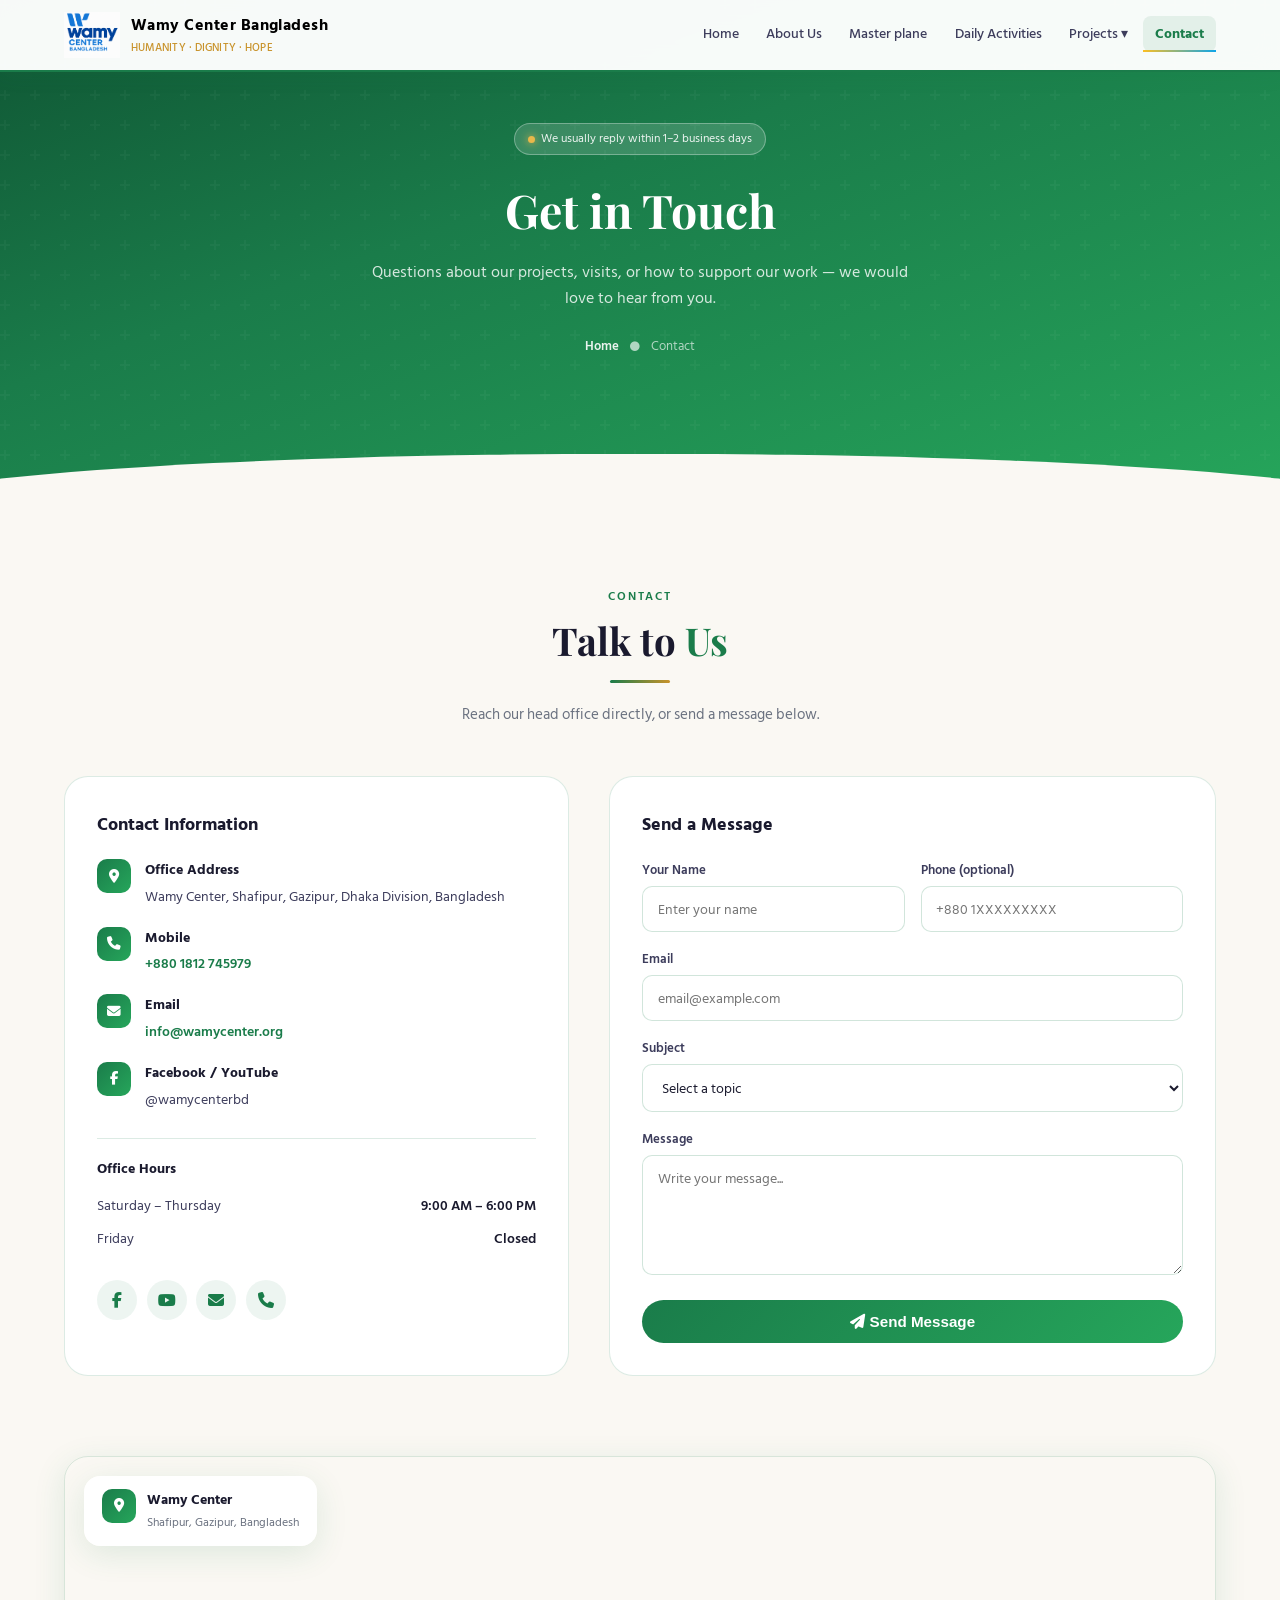
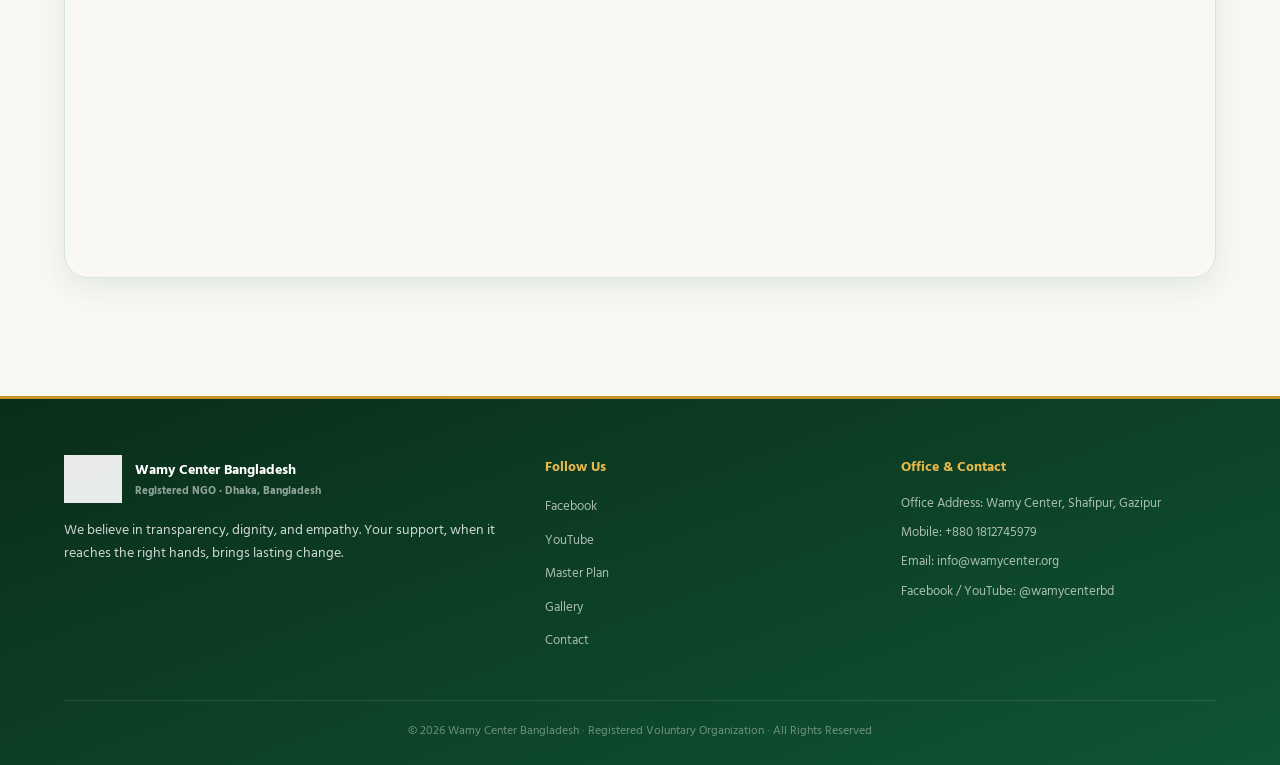
<file: projects/contact.html>
<!DOCTYPE html>
<html lang="en">
<head>
  <meta charset="UTF-8" />
  <meta name="viewport" content="width=device-width, initial-scale=1.0" />
  <title>Contact Us | Wamy Center Bangladesh</title>
  <meta name="description" content="Get in touch with Wamy Center Bangladesh — visit our office in Shafipur, Gazipur, call, email, or send us a message.">
  <link href="https://fonts.googleapis.com/css2?family=Hind+Siliguri:wght@300;400;500;600;700&family=Playfair+Display:wght@700;800&display=swap" rel="stylesheet">
  <link rel="stylesheet" href="https://cdnjs.cloudflare.com/ajax/libs/font-awesome/6.4.0/css/all.min.css">
  <link href="css/style.css" rel="stylesheet" />
  <link href="css/gallery.css" rel="stylesheet" />

  <style>
    :root {
      --green: #1a7c4a;
      --green-light: #26a65b;
      --green-dark: #0f5433;
      --gold: #c8922a;
      --gold-light: #e8b84b;
      --cream: #faf8f3;
      --white: #ffffff;
      --text-dark: #1a1a2e;
      --text-mid: #3d3d5c;
      --text-light: #6b7280;
      --border: rgba(26,124,74,0.15);
      --shadow: 0 8px 32px rgba(26,124,74,0.12);
      --shadow-lg: 0 20px 60px rgba(26,124,74,0.18);
      --radius: 16px;
      --radius-lg: 24px;
    }

    * { box-sizing: border-box; margin: 0; padding: 0; }
    html { scroll-behavior: smooth; }

    body {
      font-family: 'Hind Siliguri', sans-serif;
      background: var(--cream);
      color: var(--text-dark);
      line-height: 1.7;
      overflow-x: hidden;
    }

    img { max-width: 100%; display: block; }
    a { color: inherit; text-decoration: none; }

    .container {
      width: 100%;
      max-width: 1200px;
      margin: 0 auto;
      padding: 0 1.5rem;
    }

    /* ========== NAVBAR ========== */
    header {
      position: fixed;
      top: 0; left: 0; right: 0;
      z-index: 1000;
      background: rgba(255,255,255,0.97);
      backdrop-filter: blur(12px);
      border-bottom: 2px solid var(--green);
      box-shadow: 0 2px 20px rgba(26,124,74,0.1);
      height: 72px;
    }

    .nav-inner {
      display: flex;
      align-items: center;
      justify-content: space-between;
      height: 100%;
    }

    .brand {
      display: flex;
      align-items: center;
      gap: 0.7rem;
      cursor: pointer;
    }

    .brand img { height: 46px; }

    .brand-text span {
      display: block;
      font-weight: 700;
      font-size: 0.92rem;
      color: var(--green-dark);
      letter-spacing: 0.01em;
    }

    .brand-text span:last-child {
      font-size: 0.7rem;
      color: var(--gold);
      font-weight: 500;
    }

    nav { display: flex; align-items: center; }

    nav ul {
      list-style: none;
      display: flex;
      gap: 0.2rem;
      align-items: center;
    }

    nav a {
      color: var(--text-mid);
      font-size: 0.88rem;
      font-weight: 500;
      padding: 0.4rem 0.75rem;
      border-radius: 8px;
      transition: all 0.2s;
    }

    nav a:hover { color: var(--green); background: rgba(26,124,74,0.07); }
    nav a.active { color: var(--green); background: rgba(26,124,74,0.09); font-weight: 700; }

    .nav-dropdown { position: relative; }

    .dropdown-menu {
      display: none;
      position: absolute;
      top: calc(100% + 8px);
      left: 50%;
      transform: translateX(-50%);
      background: #fff;
      min-width: 240px;
      border: 1px solid var(--border);
      border-radius: var(--radius);
      box-shadow: var(--shadow-lg);
      padding: 0.5rem;
      list-style: none;
      z-index: 100;
    }

    .nav-dropdown.open .dropdown-menu { display: block; }

    .dropdown-menu li a {
      display: block;
      padding: 0.5rem 0.9rem;
      border-radius: 8px;
      font-size: 0.86rem;
      color: var(--text-mid);
      white-space: nowrap;
    }

    .dropdown-menu li a:hover { background: rgba(26,124,74,0.08); color: var(--green); }

    .nav-toggle {
      display: none;
      background: none;
      border: none;
      font-size: 1.5rem;
      cursor: pointer;
      color: var(--green-dark);
      padding: 0.4rem;
    }

    @media (min-width: 993px) {
      .nav-dropdown:hover .dropdown-menu,
      .nav-dropdown:focus-within .dropdown-menu {
        display: block;
      }
      .nav-dropdown::after {
        content: '';
        position: absolute;
        left: 0; right: 0;
        top: 100%;
        height: 8px;
      }
    }

    @media (max-width: 992px) {
      .nav-toggle { display: block; }
      nav {
        position: fixed;
        top: 72px; left: -100%; width: 100%; height: calc(100vh - 72px);
        background: #fff;
        flex-direction: column;
        transition: 0.35s ease;
        padding-top: 1.5rem;
        z-index: 999;
        align-items: flex-start;
        box-shadow: 4px 0 20px rgba(0,0,0,0.1);
        overflow-y: auto;
      }
      nav.open { left: 0; }
      nav ul { flex-direction: column; width: 100%; gap: 0; padding: 0 1rem; }
      nav ul li { width: 100%; }
      nav a { display: block; padding: 0.8rem 1rem; border-bottom: 1px solid var(--border); border-radius: 0; }
      .nav-dropdown .dropdown-menu {
        position: static; transform: none; box-shadow: none;
        border: none; border-left: 3px solid var(--green);
        margin-left: 1rem; min-width: unset;
        background: var(--cream);
      }
    }

    @media (max-width: 480px) {
      header { height: 62px; }
      nav { top: 62px; height: calc(100vh - 62px); }
      .brand img { height: 36px; }
      .brand-text span { font-size: 0.78rem; }
      .brand-text span:last-child { font-size: 0.62rem; }
    }
    @media (max-width: 360px) {
      .brand-text span { font-size: 0.72rem; }
      .brand-text span:last-child { display: none; }
    }

    /* ========== PAGE HEADER (banner) ========== */
    .page-header {
      padding-top: 72px;
      background: linear-gradient(160deg, #0f5433 0%, #1a7c4a 40%, #26a65b 100%);
      position: relative;
      overflow: hidden;
    }

    .page-header::before {
      content: '';
      position: absolute;
      inset: 0;
      background: url("data:image/svg+xml,%3Csvg width='60' height='60' viewBox='0 0 60 60' xmlns='http://www.w3.org/2000/svg'%3E%3Cg fill='none' fill-rule='evenodd'%3E%3Cg fill='%23ffffff' fill-opacity='0.03'%3E%3Cpath d='M36 34v-4h-2v4h-4v2h4v4h2v-4h4v-2h-4zm0-30V0h-2v4h-4v2h4v4h2V6h4V4h-4zM6 34v-4H4v4H0v2h4v4h2v-4h4v-2H6zM6 4V0H4v4H0v2h4v4h2V6h4V4H6z'/%3E%3C/g%3E%3C/g%3E%3C/svg%3E");
    }

    .page-header::after {
      content: '';
      position: absolute;
      bottom: 0; left: 0; right: 0;
      height: 56px;
      background: var(--cream);
      clip-path: ellipse(60% 100% at 50% 100%);
    }

    .page-header-inner {
      position: relative;
      z-index: 1;
      padding: 3.2rem 0 5rem;
      text-align: center;
    }

    .page-header-badge {
      display: inline-flex;
      align-items: center;
      gap: 0.4rem;
      padding: 0.3rem 0.8rem;
      background: rgba(255,255,255,0.15);
      border: 1px solid rgba(255,255,255,0.3);
      border-radius: 999px;
      font-size: 0.75rem;
      color: rgba(255,255,255,0.9);
      margin-bottom: 1rem;
    }

    .page-header-badge-dot {
      width: 7px; height: 7px;
      border-radius: 50%;
      background: var(--gold-light);
      box-shadow: 0 0 8px var(--gold-light);
    }

    .page-header-title {
      font-family: 'Playfair Display', serif;
      font-size: clamp(1.9rem, 4vw, 2.9rem);
      color: #fff;
      margin-bottom: 0.6rem;
    }

    .page-header-sub {
      font-size: 0.98rem;
      color: rgba(255,255,255,0.82);
      max-width: 34rem;
      margin: 0 auto;
    }

    .breadcrumb {
      margin-top: 1.4rem;
      font-size: 0.82rem;
      color: rgba(255,255,255,0.65);
    }

    .breadcrumb a { color: rgba(255,255,255,0.9); font-weight: 600; }
    .breadcrumb i { font-size: 0.6rem; margin: 0 0.5rem; vertical-align: middle; }

    @media (max-width: 480px) {
      .page-header-inner { padding: 2rem 0 3.5rem; }
    }

    /* ========== CONTACT ========== */
    .contact-section {
      padding: 4.5rem 0 5rem;
      background: var(--cream);
    }

    .eyebrow {
      display: inline-block;
      font-size: 0.72rem;
      font-weight: 600;
      letter-spacing: 0.15em;
      text-transform: uppercase;
      color: var(--green);
      margin-bottom: 0.6rem;
    }

    .section-title {
      font-family: 'Playfair Display', serif;
      font-size: clamp(1.6rem, 3vw, 2.4rem);
      color: var(--text-dark);
      margin-bottom: 1rem;
      line-height: 1.25;
    }

    .section-title span { color: var(--green); }

    .section-header-center { text-align: center; margin-bottom: 3rem; }

    .section-subtitle {
      color: var(--text-light);
      font-size: 0.95rem;
      margin-top: 0.4rem;
    }

    .divider {
      width: 60px; height: 3px;
      background: linear-gradient(90deg, var(--green), var(--gold));
      border-radius: 2px;
      margin: 0.8rem 0 1.2rem;
    }

    .divider.center { margin-left: auto; margin-right: auto; }

    .contact-grid {
      display: grid;
      grid-template-columns: 1fr 1.2fr;
      gap: 2.5rem;
    }

    @media (max-width: 768px) { .contact-grid { grid-template-columns: 1fr; } }

    .contact-card {
      background: #fff;
      border: 1px solid var(--border);
      border-radius: var(--radius-lg);
      padding: 2rem;
    }

    .contact-card h3 {
      font-size: 1.15rem;
      font-weight: 700;
      margin-bottom: 1.2rem;
      color: var(--text-dark);
    }

    .contact-list { list-style: none; margin-bottom: 1.6rem; }
    .contact-list li {
      display: flex;
      align-items: flex-start;
      gap: 0.9rem;
      margin-bottom: 1.1rem;
      font-size: 0.9rem;
      color: var(--text-mid);
    }

    .contact-list li .icon-badge {
      width: 34px; height: 34px;
      flex-shrink: 0;
      border-radius: 10px;
      background: linear-gradient(135deg, var(--green), var(--green-light));
      color: #fff;
      display: flex; align-items: center; justify-content: center;
      font-size: 0.85rem;
    }

    .contact-list li strong { display: block; color: var(--text-dark); font-size: 0.85rem; margin-bottom: 0.15rem; }
    .contact-list li a { color: var(--green); font-weight: 600; }

    .contact-hours {
      border-top: 1px solid var(--border);
      padding-top: 1.2rem;
      margin-bottom: 1.5rem;
    }

    .contact-hours h4 {
      font-size: 0.85rem;
      font-weight: 700;
      color: var(--text-dark);
      margin-bottom: 0.6rem;
    }

    .hours-row {
      display: flex;
      justify-content: space-between;
      font-size: 0.85rem;
      color: var(--text-mid);
      padding: 0.3rem 0;
    }

    .hours-row span:last-child { color: var(--text-dark); font-weight: 600; }

    .social-row {
      display: flex;
      gap: 0.6rem;
    }

    .social-row a {
      width: 40px; height: 40px;
      border-radius: 50%;
      background: rgba(26,124,74,0.08);
      color: var(--green);
      display: flex; align-items: center; justify-content: center;
      font-size: 1rem;
      transition: all 0.2s;
    }

    .social-row a:hover {
      background: var(--green);
      color: #fff;
      transform: translateY(-3px);
    }

    .form-card {
      background: #fff;
      border: 1px solid var(--border);
      border-radius: var(--radius-lg);
      padding: 2rem;
    }

    .form-card h3 {
      font-size: 1.15rem;
      font-weight: 700;
      margin-bottom: 1.2rem;
      color: var(--text-dark);
    }

    .form-row {
      display: grid;
      grid-template-columns: 1fr 1fr;
      gap: 1rem;
    }

    @media (max-width: 560px) { .form-row { grid-template-columns: 1fr; } }

    .form-group { margin-bottom: 1rem; }

    .form-group label {
      font-size: 0.82rem;
      font-weight: 600;
      color: var(--text-mid);
      display: block;
      margin-bottom: 0.3rem;
    }

    .form-group input,
    .form-group select,
    .form-group textarea {
      width: 100%;
      padding: 0.65rem 0.9rem;
      border: 1px solid rgba(26,124,74,0.2);
      border-radius: 10px;
      font-family: inherit;
      font-size: 0.9rem;
      color: var(--text-dark);
      background: #fff;
      outline: none;
      transition: border-color 0.2s, box-shadow 0.2s;
    }

    .form-group input:focus,
    .form-group select:focus,
    .form-group textarea:focus {
      border-color: var(--green);
      box-shadow: 0 0 0 3px rgba(26,124,74,0.1);
    }

    .form-group textarea { resize: vertical; min-height: 120px; }

    .form-note {
      font-size: 0.78rem;
      color: var(--text-light);
      margin-top: 0.8rem;
      text-align: center;
    }

    .btn-green {
      display: block;
      width: 100%;
      padding: 0.8rem;
      background: linear-gradient(135deg, var(--green), var(--green-light));
      color: #fff;
      border: none;
      border-radius: 999px;
      font-size: 0.95rem;
      font-weight: 700;
      cursor: pointer;
      transition: all 0.2s;
      margin-top: 0.5rem;
    }

    .btn-green:hover { transform: translateY(-2px); box-shadow: 0 6px 20px rgba(26,124,74,0.35); }

    .form-status {
      margin-top: 0.8rem;
      font-size: 0.85rem;
      font-weight: 600;
      color: var(--green-dark);
      text-align: center;
      display: none;
    }

    .form-status.visible { display: block; }

    /* ========== MAP ========== */
    .map-section {
      padding: 0 0 5rem;
      background: var(--cream);
    }

    .map-card {
      border-radius: var(--radius-lg);
      overflow: hidden;
      border: 1px solid var(--border);
      box-shadow: var(--shadow);
      position: relative;
    }

    .map-card iframe {
      width: 100%;
      height: 420px;
      border: 0;
      display: block;
      filter: saturate(0.9);
    }

    .map-tag {
      position: absolute;
      top: 1.2rem; left: 1.2rem;
      background: rgba(255,255,255,0.95);
      backdrop-filter: blur(6px);
      border-radius: var(--radius);
      padding: 0.8rem 1.1rem;
      box-shadow: var(--shadow);
      max-width: 240px;
      display: flex;
      gap: 0.7rem;
      align-items: flex-start;
    }

    .map-tag .icon-badge {
      width: 34px; height: 34px;
      flex-shrink: 0;
      border-radius: 10px;
      background: linear-gradient(135deg, var(--green), var(--green-light));
      color: #fff;
      display: flex; align-items: center; justify-content: center;
      font-size: 0.85rem;
    }

    .map-tag strong { display: block; font-size: 0.85rem; color: var(--text-dark); }
    .map-tag span { font-size: 0.78rem; color: var(--text-light); }

    @media (max-width: 560px) {
      .map-card iframe { height: 300px; }
      .map-tag { position: static; margin: 1rem; max-width: none; }
    }

    /* ========== FOOTER ========== */
    footer {
      background: linear-gradient(160deg, #0a2d1a 0%, #0f5433 100%);
      color: rgba(255,255,255,0.8);
      padding: 3.5rem 0 1.5rem;
      border-top: 3px solid var(--gold);
    }

    .footer-grid {
      display: grid;
      grid-template-columns: 1.4fr 1fr 1fr;
      gap: 2.5rem;
      margin-bottom: 2.5rem;
    }

    @media (max-width: 768px) { .footer-grid { grid-template-columns: 1fr; } }

    .footer-brand { display: flex; align-items: center; gap: 0.8rem; margin-bottom: 1rem; }
    .footer-brand img { height: 48px; filter: brightness(0) invert(1); opacity: 0.9; }
    .footer-brand-text span { display: block; color: #fff; font-weight: 700; font-size: 0.9rem; }
    .footer-brand-text span:last-child { font-size: 0.7rem; color: rgba(255,255,255,0.55); }
    .footer-desc { font-size: 0.85rem; line-height: 1.7; }

    .footer-heading { color: var(--gold-light); font-size: 0.88rem; font-weight: 700; margin-bottom: 0.8rem; }

    .footer-list { list-style: none; }
    .footer-list li { margin-bottom: 0.4rem; }
    .footer-list a { font-size: 0.84rem; color: rgba(255,255,255,0.65); transition: color 0.2s; }
    .footer-list a:hover { color: var(--gold-light); }
    .footer-list li:not(:has(a)) { font-size: 0.84rem; color: rgba(255,255,255,0.65); }

    .footer-bottom {
      border-top: 1px solid rgba(255,255,255,0.1);
      padding-top: 1.2rem;
      text-align: center;
      font-size: 0.78rem;
      color: rgba(255,255,255,0.4);
    }

    /* ========== SCROLL REVEAL ========== */
    .reveal {
      opacity: 0;
      transform: translateY(20px);
      transition: opacity 0.6s ease, transform 0.6s ease;
    }

    .reveal.visible {
      opacity: 1;
      transform: translateY(0);
    }
  </style>
</head>

<body>

  <!-- NAVBAR -->
  <header>
    <div class="container nav-inner">
      <a class="brand" href="../index.html">
        <img src="assets/Logo.png" alt="Wamy Center Bangladesh Logo">
        <div class="brand-text">
          <span>Wamy Center Bangladesh</span>
          <span>Humanity · Dignity · Hope</span>
        </div>
      </a>

      <button class="nav-toggle" id="navToggle" aria-label="Toggle menu">
        <i class="fas fa-bars"></i>
      </button>

      <nav id="navMenu">
        <ul>
          <li><a href="../index.html#hero">Home</a></li>
          <li><a href="../index.html#about">About Us</a></li>
          <li><a href="../index.html#masterplan-image">Master plane</a></li>
          <li><a href="../index.html#visit">Daily Activities</a></li>
          <li class="nav-dropdown">
            <a href="#" id="projectLink">Projects ▾</a>
            <ul class="dropdown-menu">
              <li><a href="mosque.html">Wamy Mosque Complex</a></li>
              <li><a href="madrasa.html">Wamy Model Madrasa</a></li>
              <li><a href="school.html">Wamy Collegiate School</a></li>
              <li><a href="homes.html">Wamy Dream Homes</a></li>
              <li><a href="it-center.html">Wamy IT Center</a></li>
              <li><a href="library.html">Wamy General Library</a></li>
              <li><a href="construction.html">Construction & Development</a></li>
              <li><a href="agro.html">Nadawa Agro Project</a></li>
            </ul>
          </li>
          <li><a href="contact.html" class="active">Contact</a></li>
        </ul>
      </nav>
    </div>
  </header>

  <main>

    <!-- PAGE HEADER -->
    <section class="page-header">
      <div class="container page-header-inner">
        <div class="page-header-badge">
          <span class="page-header-badge-dot"></span>
          We usually reply within 1–2 business days
        </div>
        <h1 class="page-header-title">Get in Touch</h1>
        <p class="page-header-sub">
          Questions about our projects, visits, or how to support our work — we would love to hear from you.
        </p>
        <div class="breadcrumb">
          <a href="../index.html">Home</a> <i class="fas fa-circle"></i> Contact
        </div>
      </div>
    </section>

    <!-- CONTACT -->
    <section class="contact-section">
      <div class="container">
        <div class="section-header-center reveal">
          <span class="eyebrow">Contact</span>
          <h2 class="section-title" style="text-align:center;">Talk to <span>Us</span></h2>
          <div class="divider center"></div>
          <p class="section-subtitle">Reach our head office directly, or send a message below.</p>
        </div>

        <div class="contact-grid">
          <div class="contact-card reveal">
            <h3>Contact Information</h3>
            <ul class="contact-list">
              <li>
                <span class="icon-badge"><i class="fas fa-map-marker-alt"></i></span>
                <span>
                  <strong>Office Address</strong>
                  Wamy Center, Shafipur, Gazipur, Dhaka Division, Bangladesh
                </span>
              </li>
              <li>
                <span class="icon-badge"><i class="fas fa-phone"></i></span>
                <span>
                  <strong>Mobile</strong>
                  <a href="tel:+8801812745979">+880 1812 745979</a>
                </span>
              </li>
              <li>
                <span class="icon-badge"><i class="fas fa-envelope"></i></span>
                <span>
                  <strong>Email</strong>
                  <a href="mailto:info@wamycenter.org">info@wamycenter.org</a>
                </span>
              </li>
              <li>
                <span class="icon-badge"><i class="fab fa-facebook-f"></i></span>
                <span>
                  <strong>Facebook / YouTube</strong>
                  @wamycenterbd
                </span>
              </li>
            </ul>

            <div class="contact-hours">
              <h4>Office Hours</h4>
              <div class="hours-row"><span>Saturday – Thursday</span><span>9:00 AM – 6:00 PM</span></div>
              <div class="hours-row"><span>Friday</span><span>Closed</span></div>
            </div>

            <div class="social-row">
              <a href="https://www.facebook.com/wamycenter/" target="_blank" rel="noopener noreferrer" aria-label="Facebook"><i class="fab fa-facebook-f"></i></a>
              <a href="https://www.youtube.com/@WAMYCenter" target="_blank" rel="noopener noreferrer" aria-label="YouTube"><i class="fab fa-youtube"></i></a>
              <a href="mailto:info@wamycenter.org" aria-label="Email"><i class="fas fa-envelope"></i></a>
              <a href="tel:+8801812745979" aria-label="Call"><i class="fas fa-phone"></i></a>
            </div>
          </div>

          <div class="form-card reveal" style="transition-delay:0.12s">
            <h3>Send a Message</h3>
            <form id="contactForm" onsubmit="handleContactSubmit(event)">
              <div class="form-row">
                <div class="form-group">
                  <label>Your Name</label>
                  <input type="text" required placeholder="Enter your name">
                </div>
                <div class="form-group">
                  <label>Phone (optional)</label>
                  <input type="tel" placeholder="+880 1XXXXXXXXX">
                </div>
              </div>
              <div class="form-group">
                <label>Email</label>
                <input type="email" required placeholder="email@example.com">
              </div>
              <div class="form-group">
                <label>Subject</label>
                <select required>
                  <option value="" disabled selected>Select a topic</option>
                  <option>General Inquiry</option>
                  <option>Donations & Support</option>
                  <option>Visiting the Center</option>
                  <option>Volunteering</option>
                  <option>Media & Press</option>
                </select>
              </div>
              <div class="form-group">
                <label>Message</label>
                <textarea required placeholder="Write your message..."></textarea>
              </div>
              <button class="btn-green" type="submit"><i class="fas fa-paper-plane"></i> Send Message</button>
              <p class="form-status" id="formStatus"><i class="fas fa-check-circle"></i> Thank you! Your message has been sent.</p>
            </form>
          </div>
        </div>
      </div>
    </section>

    <!-- MAP -->
    <section class="map-section">
      <div class="container">
        <div class="map-card reveal">
          <div class="map-tag">
            <span class="icon-badge"><i class="fas fa-location-dot"></i></span>
            <span>
              <strong>Wamy Center</strong>
              <span>Shafipur, Gazipur, Bangladesh</span>
            </span>
          </div>
          <iframe
            src="https://www.google.com/maps?q=Shafipur%2C%20Gazipur%2C%20Bangladesh&output=embed"
            loading="lazy"
            referrerpolicy="no-referrer-when-downgrade"
            title="Wamy Center location map">
          </iframe>
        </div>
      </div>
    </section>

  </main>

  <!-- FOOTER -->
  <footer>
    <div class="container">
      <div class="footer-grid">
        <div>
          <div class="footer-brand">
            <img src="assets/Logo.png" alt="Wamy Center Logo">
            <div class="footer-brand-text">
              <span>Wamy Center Bangladesh</span>
              <span>Registered NGO · Dhaka, Bangladesh</span>
            </div>
          </div>
          <p class="footer-desc">
            We believe in transparency, dignity, and empathy. Your support, when it reaches the right hands, brings lasting change.
          </p>
        </div>

        <div>
          <p class="footer-heading">Follow Us</p>
          <ul class="footer-list">
            <li><a href="https://www.facebook.com/wamycenter/">Facebook</a></li>
            <li><a href="https://www.youtube.com/@WAMYCenter">YouTube</a></li>
            <li><a href="../index.html#masterplan-image">Master Plan</a></li>
            <li><a href="../index.html#gallery">Gallery</a></li>
            <li><a href="contact.html">Contact</a></li>
          </ul>
        </div>

        <div>
          <p class="footer-heading">Office & Contact</p>
          <ul class="footer-list">
            <li>Office Address: Wamy Center, Shafipur, Gazipur</li>
            <li>Mobile: +880 1812745979</li>
            <li>Email: info@wamycenter.org</li>
            <li>Facebook / YouTube: @wamycenterbd</li>
          </ul>
        </div>
      </div>

      <div class="footer-bottom">
        &copy; 2026 Wamy Center Bangladesh · Registered Voluntary Organization · All Rights Reserved
      </div>
    </div>
  </footer>

  <script src="js/gallery.js" crossorigin="anonymous"></script>
  <script>
    // NAV TOGGLE
    const navToggle = document.getElementById('navToggle');
    const navMenu = document.getElementById('navMenu');

    navToggle.addEventListener('click', () => {
      navMenu.classList.toggle('open');
      const icon = navToggle.querySelector('i');
      icon.classList.toggle('fa-bars');
      icon.classList.toggle('fa-times');
    });

    // DROPDOWN (click still works for mobile / touch; hover is handled purely by CSS on desktop)
    document.getElementById('projectLink').addEventListener('click', (e) => {
      e.preventDefault();
      e.target.parentElement.classList.toggle('open');
    });

    document.querySelectorAll('.dropdown-menu a').forEach(a => {
      a.addEventListener('click', () => {
        document.querySelector('.nav-dropdown').classList.remove('open');
      });
    });

    navMenu.querySelectorAll('a:not(#projectLink)').forEach(a => {
      a.addEventListener('click', () => {
        if (window.innerWidth <= 992) navMenu.classList.remove('open');
      });
    });

    // SCROLL REVEAL
    const reveals = document.querySelectorAll('.reveal');
    const revealObs = new IntersectionObserver(entries => {
      entries.forEach(e => {
        if (e.isIntersecting) { e.target.classList.add('visible'); revealObs.unobserve(e.target); }
      });
    }, { threshold: 0.12 });
    reveals.forEach(el => revealObs.observe(el));

    // CONTACT FORM
    function handleContactSubmit(event) {
      event.preventDefault();
      const status = document.getElementById('formStatus');
      status.classList.add('visible');
      event.target.reset();
      setTimeout(() => status.classList.remove('visible'), 5000);
    }
  </script>
</body>
</html>
</file>
<file: projects/css/style.css>
:root {
      --bg-dark: #030712;
      --bg-elevated: #020617;
      --brand-gold: #fbbf24;
      --brand-soft-gold: #facc15;
      --brand-emerald: #10b981;
      --brand-sky: #0ea5e9;
      --text-main: #e5e7eb;
      --text-muted: #9ca3af;
      --border-soft: rgba(148, 163, 184, 0.35);
      --radius-xl: 24px;
      --shadow-soft: 0 24px 60px rgba(15, 23, 42, 0.6);
      --transition-fast: 200ms ease;
    }

    * {
      box-sizing: border-box;
      margin: 0;
      padding: 0;
    }

    html {
      scroll-behavior: smooth;
    }

    body {
      font-family: "Hind Siliguri", system-ui, -apple-system, BlinkMacSystemFont, sans-serif;
      background: radial-gradient(circle at top, #0f172a 0, #020617 45%, #000 100%);
      color: var(--text-main);
      line-height: 1.6;
      overflow-x: hidden;
    }

    img {
      max-width: 100%;
      display: block;
    }

    a {
      color: inherit;
      text-decoration: none;
    }

    /* Layout utility */
    .container {
      width: 100%;
      max-width: 1200px;
      margin: 0 auto;
      padding: 0 1.5rem;
    }

    /* Navbar */
    header {
      position: fixed;
      inset-inline: 0;
      top: 0;
      z-index: 50;
      backdrop-filter: blur(18px);
      background: radial-gradient(circle at top left, rgba(248, 250, 252, 0.06), transparent 55%);
      border-bottom: 1px solid rgba(148, 163, 184, 0.35);
    }

    .nav-inner {
      display: flex;
      align-items: center;
      justify-content: space-between;
      height: 70px;
    }

    .brand {
      display: flex;
      align-items: center;
      gap: 0.6rem;
      cursor: pointer;
    }

    .brand-mark {
      width: 38px;
      height: 38px;
      border-radius: 999px;
      background: conic-gradient(from 130deg, #fbbf24, #0ea5e9, #22c55e, #fbbf24);
      box-shadow: 0 0 28px rgba(251, 191, 36, 0.6);
      display: flex;
      align-items: center;
      justify-content: center;
      color: #020617;
      font-weight: 800;
      font-size: 0.95rem;
    }

    .brand-text {
      display: flex;
      flex-direction: column;
    }

    .brand-text span:first-child {
      font-weight: 700;
      color: #000;
      letter-spacing: 0.03em;
      font-size: 1rem;
    }

    .brand-text span:last-child {
      font-size: 0.78rem;
      text-transform: uppercase;
      color: var(--text-muted);
    }

    nav ul {
      list-style: none;
      display: flex;
      align-items: center;
      gap: 1.5rem;
      font-size: 0.9rem;
    }

    nav a {
      position: relative;
      padding-block: 0.25rem;
    }

    nav a::after {
      content: "";
      position: absolute;
      left: 0;
      bottom: 0;
      width: 0;
      height: 2px;
      background: linear-gradient(90deg, var(--brand-gold), var(--brand-sky));
      transition: width var(--transition-fast);
    }

    nav a:hover::after,
    nav a.active::after {
      width: 100%;
    }

    .nav-cta {
      padding: 0.45rem 1.1rem;
      border-radius: 999px;
      border: 1px solid rgba(251, 191, 36, 0.8);
      background: radial-gradient(circle at 10% 20%, rgba(251, 191, 36, 0.25), transparent 60%);
      display: flex;
      align-items: center;
      gap: 0.45rem;
      font-size: 0.85rem;
      cursor: pointer;
      transition: transform var(--transition-fast), box-shadow var(--transition-fast), border-color var(--transition-fast);
      box-shadow: 0 0 18px rgba(251, 191, 36, 0.45);
    }

    .nav-cta:hover {
      transform: translateY(-1px);
      border-color: #facc15;
      box-shadow: 0 0 24px rgba(250, 204, 21, 0.7);
    }

    .nav-toggle {
      display: none;
      background: none;
      border: none;
      color: var(--text-main);
      font-size: 1.4rem;
      cursor: pointer;
    }

    @media (max-width: 768px) {
      nav {
        position: fixed;
        inset-inline: 0;
        top: 70px;
        background: rgba(15, 23, 42, 0.98);
        backdrop-filter: blur(18px);
        max-height: 0;
        overflow: hidden;
        transition: max-height 220ms ease;
        border-bottom: 1px solid transparent;
      }

      nav.open {
        max-height: 260px;
        border-bottom-color: rgba(148, 163, 184, 0.35);
      }

      nav ul {
        flex-direction: column;
        align-items: flex-start;
        padding: 0.75rem 1.5rem 1rem;
      }

      .nav-cta {
        width: 100%;
        justify-content: center;
      }

      .nav-toggle {
        display: block;
      }
    }
    #hero-margin {
      margin-top: -83px;
    }

    /* Hero */
    .hero {
      position: relative;
      padding-top: 120px;
    }

      .hero-innerF {
            min-height: calc(100vh - 120px);
            display: flex;
            justify-content: center;
            align-items: center;
        }
      .hero-visualK img {
            width: 110%;
            height: auto;
            border-radius: 12px;
            box-shadow: 0 10px 30px rgba(0, 0, 0, 0.1);/* optional: to make it look better */
        }

    .hero-inner {
      min-height: calc(100vh - 120px);
      display: grid;
      grid-template-columns: minmax(0, 1.3fr) minmax(0, 1fr);
      align-items: center;
      gap: 3rem;
    }
 
  .hero-innerimg {
      min-height: calc(100vh - 120px);
      display: grid;
      grid-template-columns: minmax(0, 1.3fr) minmax(0, 1fr);
      align-items: center;
      gap: 3rem;
    }

    @media (max-width: 960px) {
      .hero-inner {
        grid-template-columns: 1fr;
        padding-bottom: 4rem;
      }
    }

    .hero-badge {
      display: inline-flex;
      align-items: center;
      gap: 0.4rem;
      padding: 0.25rem 0.65rem;
      border-radius: 999px;
      background: rgba(15, 23, 42, 0.8);
      border: 1px solid rgba(148, 163, 184, 0.6);
      font-size: 0.75rem;
      margin-bottom: 0.9rem;
    }

    .hero-badge-dot {
      width: 8px;
      height: 8px;
      border-radius: 999px;
      background: #22c55e;
      box-shadow: 0 0 14px rgba(34, 197, 94, 0.9);
    }

    .hero-title {
      font-size: clamp(2.2rem, 3vw + 1.4rem, 3.4rem);
      line-height: 1.1;
      letter-spacing: 0.02em;
      margin-bottom: 1rem;
    }

    .hero-highlight {
      background: linear-gradient(120deg, #facc15, #f97316, #facc15);
      -webkit-background-clip: text;
      color: transparent;
    }

    .hero-subtitle {
      max-width: 32rem;
      color: var(--text-muted);
      font-size: 0.98rem;
    }

    .hero-actions {
      margin-top: 1.7rem;
      display: flex;
      flex-wrap: wrap;
      gap: 0.8rem;
    }

    .btn-primary,
    .btn-ghost {
      padding: 0.7rem 1.5rem;
      border-radius: 999px;
      font-size: 0.95rem;
      cursor: pointer;
      border: 1px solid transparent;
      display: inline-flex;
      align-items: center;
      gap: 0.4rem;
      transition: transform var(--transition-fast), box-shadow var(--transition-fast), background var(--transition-fast), border-color var(--transition-fast), color var(--transition-fast);
    }

    .btn-primary {
      background: radial-gradient(circle at 0% 0%, #facc15, #f97316);
      color: #111827;
      box-shadow: 0 18px 45px rgba(251, 191, 36, 0.5);
      font-weight: 600;
    }

    .btn-primary:hover {
      transform: translateY(-1px);
      box-shadow: 0 24px 60px rgba(249, 115, 22, 0.7);
    }

    .btn-ghost {
      border-color: rgba(148, 163, 184, 0.7);
      background: rgba(15, 23, 42, 0.6);
      color: var(--text-main);
    }

    .btn-ghost:hover {
      background: rgba(15, 23, 42, 0.9);
      border-color: rgba(249, 250, 251, 0.8);
      transform: translateY(-1px);
    }

    .hero-meta {
      display: flex;
      flex-wrap: wrap;
      gap: 1.2rem;
      margin-top: 1.5rem;
      font-size: 0.82rem;
      color: var(--text-muted);
    }

    .hero-meta span strong {
      color: var(--brand-soft-gold);
      font-weight: 600;
    }

    /* Hero visual / parallax card */
    .hero-visual {
      position: relative;
      isolation: isolate;
    }

    .hero-orbit {
      position: absolute;
      inset: -40px -60px;
      background: radial-gradient(circle at 0 0, rgba(56, 189, 248, 0.22), transparent 55%),
                  radial-gradient(circle at 100% 100%, rgba(251, 191, 36, 0.18), transparent 55%);
      opacity: 0.7;
      filter: blur(4px);
      z-index: -2;
    }

    .hero-card {
      position: relative;
      padding: 1.8rem 1.6rem;
      border-radius: var(--radius-xl);
      background: radial-gradient(circle at top left, rgba(15, 23, 42, 0.9), #020617);
      border: 1px solid rgba(148, 163, 184, 0.65);
      box-shadow: var(--shadow-soft);
      overflow: hidden;
    }

    .hero-card::before {
      content: "";
      position: absolute;
      inset: -20%;
      background:
        radial-gradient(circle at 0 0, rgba(56, 189, 248, 0.18), transparent 55%),
        radial-gradient(circle at 100% 0, rgba(250, 204, 21, 0.1), transparent 55%);
      opacity: 0.8;
      z-index: -1;
    }

    .hero-card-header {
      display: flex;
      align-items: center;
      justify-content: space-between;
      margin-bottom: 1rem;
    }

    .hero-tag {
      padding: 0.25rem 0.7rem;
      border-radius: 999px;
      background: rgba(15, 23, 42, 0.85);
      border: 1px solid rgba(148, 163, 184, 0.7);
      font-size: 0.75rem;
      color: var(--text-muted);
    }

    .hero-stat {
      text-align: right;
      font-size: 0.75rem;
      color: var(--text-muted);
    }

    .hero-stat strong {
      display: block;
      font-size: 1.4rem;
      color: var(--brand-soft-gold);
      line-height: 1.1;
    }

    .hero-progress {
      margin-top: 1.2rem;
      font-size: 0.8rem;
      color: var(--text-muted);
    }

    .progress-bar {
      height: 6px;
      border-radius: 999px;
      background: rgba(31, 41, 55, 0.9);
      margin-top: 0.45rem;
      overflow: hidden;
    }

    .progress-fill {
      width: 68%;
      height: 100%;
      border-radius: inherit;
      background: linear-gradient(90deg, #facc15, #22c55e);
      box-shadow: 0 0 18px rgba(34, 197, 94, 0.7);
    }

    .hero-mini-grid {
      display: grid;
      grid-template-columns: repeat(2, minmax(0, 1fr));
      gap: 0.9rem;
      margin-top: 1.4rem;
      font-size: 0.8rem;
    }

    .hero-mini {
      padding: 0.7rem 0.8rem;
      border-radius: 14px;
      background: rgba(15, 23, 42, 0.85);
      border: 1px solid rgba(51, 65, 85, 0.9);
      display: flex;
      flex-direction: column;
      gap: 0.15rem;
    }

    .hero-mini strong {
      font-size: 1.05rem;
      color: #e5e7eb;
    }

    .hero-mini span {
      color: var(--text-muted);
    }

    .floating-badge {
      position: absolute;
      right: 4px;
      bottom: -12px;
      width: 110px;
      height: 110px;
      border-radius: 999px;
      background: conic-gradient(from 200deg, rgba(56, 189, 248, 0.8), rgba(250, 204, 21, 0.7), rgba(56, 189, 248, 0.8));
      display: flex;
      align-items: center;
      justify-content: center;
      box-shadow: 0 18px 40px rgba(8, 47, 73, 0.9);
      animation: float 5s ease-in-out infinite;
    }

    .floating-badge-inner {
      width: 80px;
      height: 80px;
      border-radius: inherit;
      background: radial-gradient(circle at 30% 0, #0f172a, #020617);
      display: flex;
      flex-direction: column;
      align-items: center;
      justify-content: center;
      color: #e5e7eb;
      font-size: 0.7rem;
      text-align: center;
      gap: 0.15rem;
    }

    .floating-badge-inner strong {
      font-size: 1.4rem;
      color: #facc15;
    }

    @keyframes float {
      0%, 100% { transform: translateY(4px); }
      50% { transform: translateY(-8px); }
    }

    /* Generic section */
    section {
      padding: 4.5rem 0;
    }

    .section-heading {
      text-align: center;
      margin-bottom: 2.5rem;
    }

    .eyebrow {
      text-transform: uppercase;
      font-size: 0.75rem;
      letter-spacing: 0.18em;
      color: var(--text-muted);
      margin-bottom: 0.5rem;
    }

    .section-heading h2 {
      font-size: 1.8rem;
      margin-bottom: 0.4rem;
    }

    .section-heading p {
      max-width: 38rem;
      margin: 0 auto;
      font-size: 0.95rem;
      color: var(--text-muted);
    }

    /* Cards */
    .grid {
      display: grid;
      gap: 1.7rem;
    }

    .grid-3 {
      grid-template-columns: repeat(3, minmax(0, 1fr));
    }

    .grid-2 {
      grid-template-columns: repeat(2, minmax(0, 1fr));
    }

    @media (max-width: 960px) {
      .grid-3,
      .grid-2 {
        grid-template-columns: 1fr;
      }
    }

    .card {
      border-radius: var(--radius-xl);
      border: 1px solid var(--border-soft);
      background: radial-gradient(circle at top, rgba(15, 23, 42, 0.95), #020617);
      box-shadow: 0 16px 40px rgba(15, 23, 42, 0.75);
      padding: 1.4rem 1.5rem;
      position: relative;
      overflow: hidden;
      transition: transform 200ms ease, box-shadow 200ms ease, border-color 200ms ease;
    }

    .card::before {
      content: "";
      position: absolute;
      inset: -20%;
      background: radial-gradient(circle at 0% 0%, rgba(56, 189, 248, 0.16), transparent 55%);
      opacity: 0;
      transition: opacity 220ms ease;
      z-index: -1;
    }

    .card:hover {
      transform: translateY(-4px);
      border-color: rgba(248, 250, 252, 0.6);
      box-shadow: 0 22px 60px rgba(15, 23, 42, 0.95);
    }

    .card:hover::before {
      opacity: 1;
    }

    .card-icon {
      width: 36px;
      height: 36px;
      border-radius: 999px;
      background: radial-gradient(circle at 30% 0, rgba(251, 191, 36, 0.7), rgba(56, 189, 248, 0.6));
      display: flex;
      align-items: center;
      justify-content: center;
      font-size: 1.2rem;
      margin-bottom: 0.9rem;
    }

    .card h3 {
      font-size: 1.1rem;
      margin-bottom: 0.4rem;
    }

    .card p {
      font-size: 0.9rem;
      color: var(--text-muted);
    }

    /* Parallax background section (projects) */
    .projects {
      position: relative;
      background:
        radial-gradient(circle at top, rgba(30, 64, 175, 0.45), transparent 60%),
        radial-gradient(circle at bottom, rgba(6, 95, 70, 0.5), transparent 60%);
      border-block: 1px solid rgba(148, 163, 184, 0.5);
    }

    .projects-parallax-layer {
      position: absolute;
      inset: 0;
      background-image: radial-gradient(circle at 20% 20%, rgba(248, 250, 252, 0.05), transparent 55%),
                       radial-gradient(circle at 80% 60%, rgba(248, 250, 252, 0.06), transparent 55%);
      opacity: 0.9;
      pointer-events: none;
    }

    .projects-inner {
      position: relative;
      z-index: 1;
    }

    /* Counters */
    .stats-row {
      display: flex;
      flex-wrap: wrap;
      gap: 1.2rem;
      justify-content: center;
      margin-top: 1.5rem;
    }

    .stat {
      min-width: 140px;
      padding: 1.1rem 1.3rem;
      border-radius: 1.3rem;
      border: 1px solid rgba(148, 163, 184, 0.55);
      background: rgba(15, 23, 42, 0.9);
      text-align: center;
      box-shadow: 0 16px 40px rgba(15, 23, 42, 0.9);
    }

    .stat-number {
      font-size: 1.6rem;
      font-weight: 700;
      color: var(--brand-soft-gold);
      line-height: 1;
      margin-bottom: 0.25rem;
    }

    .stat-label {
      font-size: 0.8rem;
      color: var(--text-muted);
    }

    /* Donation section */
    .donation-layout {
      display: grid;
      grid-template-columns: minmax(0, 1.1fr) minmax(0, 0.9fr);
      gap: 2.2rem;
      align-items: start;
    }

    @media (max-width: 960px) {
      .donation-layout {
        grid-template-columns: 1fr;
      }
    }

    .amount-pills {
      display: flex;
      flex-wrap: wrap;
      gap: 0.6rem;
      margin-block: 1.1rem 0.7rem;
    }

    .amount-pill {
      padding: 0.5rem 0.9rem;
      border-radius: 999px;
      border: 1px solid rgba(148, 163, 184, 0.7);
      font-size: 0.85rem;
      cursor: pointer;
      background: rgba(15, 23, 42, 0.7);
      transition: background 180ms ease, border-color 180ms ease, color 180ms ease, transform 180ms ease;
    }

    .amount-pill.active,
    .amount-pill:hover {
      background: radial-gradient(circle at 0 0, #facc15, #f97316);
      border-color: transparent;
      color: #111827;
      transform: translateY(-1px);
    }

    .donation-input-row {
      margin-bottom: 1rem;
    }

    .donation-input-row label {
      font-size: 0.82rem;
      display: block;
      margin-bottom: 0.24rem;
      color: var(--text-muted);
    }

    .donation-input-row input,
    .donation-input-row select {
      width: 100%;
      padding: 0.55rem 0.65rem;
      border-radius: 12px;
      border: 1px solid rgba(148, 163, 184, 0.65);
      background: rgba(15, 23, 42, 0.9);
      color: var(--text-main);
      font-size: 0.85rem;
      outline: none;
    }

    .donation-input-row input:focus,
    .donation-input-row select:focus {
      border-color: var(--brand-sky);
      box-shadow: 0 0 0 1px rgba(56, 189, 248, 0.5);
    }

    .donation-note {
      font-size: 0.8rem;
      color: var(--text-muted);
      margin-top: 0.4rem;
    }

    .donation-summary {
      padding: 1.1rem 1.2rem;
      border-radius: 18px;
      border: 1px dashed rgba(148, 163, 184, 0.7);
      background: radial-gradient(circle at top, rgba(15, 23, 42, 0.98), rgba(15, 23, 42, 0.96));
      font-size: 0.86rem;
      margin-top: 0.6rem;
    }

    .donation-summary-row {
      display: flex;
      justify-content: space-between;
      margin-bottom: 0.35rem;
    }

    .donation-summary-row strong {
      color: var(--brand-soft-gold);
    }

    /* Gallery */
    .gallery-grid {
      display: grid;
      grid-template-columns: repeat(4, minmax(0, 1fr));
      gap: 0.7rem;
    }

    @media (max-width: 960px) {
      .gallery-grid {
        grid-template-columns: repeat(2, minmax(0, 1fr));
      }
    }

    .gallery-item {
      position: relative;
      border-radius: 18px;
      overflow: hidden;
      border: 1px solid rgba(148, 163, 184, 0.5);
      background: #020617;
      cursor: pointer;
      aspect-ratio: 4 / 3;
    }

    .gallery-item::before {
      content: "";
      position: absolute;
      inset: 0;
      background: radial-gradient(circle at center, rgba(15, 23, 42, 0.2), transparent 70%);
      transition: background 200ms ease, transform 200ms ease;
    }

    .gallery-img {
      width: 100%;
      height: 100%;
      object-fit: cover;
      filter: grayscale(15%) contrast(1.05);
      transform: scale(1.05);
      transition: transform 220ms ease, filter 220ms ease;
    }

    .gallery-caption {
      position: absolute;
      left: 10px;
      bottom: 8px;
      right: 10px;
      font-size: 0.78rem;
      color: #e5e7eb;
      padding: 0.35rem 0.5rem;
      border-radius: 999px;
      background: linear-gradient(to right, rgba(15, 23, 42, 0.9), rgba(15, 23, 42, 0.75));
      display: flex;
      justify-content: space-between;
      align-items: center;
    }

    .gallery-item:hover::before {
      background: radial-gradient(circle at center, rgba(15, 23, 42, 0.65), transparent 70%);
      transform: scale(1.02);
    }

    .gallery-item:hover .gallery-img {
      transform: scale(1.08);
      filter: grayscale(0) contrast(1.08);
    }

    /* Testimonials */
    .testimonials-wrapper {
      display: grid;
      grid-template-columns: minmax(0, 1.1fr) minmax(0, 0.9fr);
      gap: 2.4rem;
      align-items: center;
    }

    @media (max-width: 960px) {
      .testimonials-wrapper {
        grid-template-columns: 1fr;
      }
    }

    .testimonial-quote {
      font-size: 1rem;
      color: var(--text-main);
      margin-bottom: 0.8rem;
    }

    .testimonial-meta {
      font-size: 0.8rem;
      color: var(--text-muted);
    }

    .testimonial-card {
      padding: 1.3rem 1.4rem;
      border-radius: 20px;
      border: 1px solid rgba(148, 163, 184, 0.7);
      background: radial-gradient(circle at 0 0, rgba(56, 189, 248, 0.12), rgba(15, 23, 42, 0.98));
      margin-bottom: 0.9rem;
      position: relative;
      overflow: hidden;
    }

    .testimonial-card::before {
      content: "“";
      position: absolute;
      top: -24px;
      right: 16px;
      font-size: 6rem;
      color: rgba(15, 23, 42, 0.9);
    }

    .testimonial-author {
      font-weight: 600;
      margin-top: 0.4rem;
    }

    .testimonial-role {
      font-size: 0.78rem;
      color: var(--text-muted);
    }

    .testimonial-dots {
      display: flex;
      gap: 0.3rem;
      margin-top: 0.7rem;
    }

    .testimonial-dot {
      width: 8px;
      height: 8px;
      border-radius: 999px;
      background: rgba(148, 163, 184, 0.6);
    }

    .testimonial-dot.active {
      background: var(--brand-soft-gold);
    }

    /* Footer */
   
footer {
      border-top: 1px solid rgba(148, 163, 184, 0.5);
      padding: 2.6rem 0 2rem;
      background: radial-gradient(circle at top, rgba(15, 23, 42, 0.96), #020617 80%);
      margin-top: 2.4rem;
    }
    .footer-layout {
      display: grid;
      grid-template-columns: minmax(0, 1.3fr) repeat(2, minmax(0, 0.8fr));
      gap: 2.2rem;
      font-size: 0.84rem;
    }

    @media (max-width: 960px) {
      .footer-layout {
        grid-template-columns: 1fr;
      }
    }

    .footer-heading {
      font-size: 0.95rem;
      font-weight: 600;
      margin-bottom: 0.6rem;
    }

    .footer-list {
      list-style: none;
    }

    .footer-list li + li {
      margin-top: 0.3rem;
    }

    .footer-list a {
      color: var(--text-muted);
    }

    .footer-list a:hover {
      color: var(--brand-soft-gold);
    }

    .footer-bottom {
      margin-top: 2rem;
      font-size: 0.78rem;
      color: var(--text-muted);
      text-align: center;
    }

    /* Scroll reveal base */
    .reveal {
      opacity: 0;
      transform: translateY(22px);
      transition: opacity 650ms ease, transform 650ms ease;
    }

    .reveal-visible {
      opacity: 1;
      transform: translateY(0);
    }

    /* small helpers */
    .text-gold {
      color: var(--brand-soft-gold);
    }

    .mt-sm { margin-top: 0.7rem; }
    .mt-md { margin-top: 1.3rem; }
    .mt-lg { margin-top: 2rem; }

    .intro-video-section {
  padding-top: 6rem;
  padding-bottom: 3rem;
}

.intro-video-wrapper {
  max-width: 960px;
  margin: 0 auto;
  border-radius: 24px;
  overflow: hidden;
  border: 1px solid rgba(148, 163, 184, 0.35);
  box-shadow: 0 24px 70px rgba(15, 23, 42, 0.45);
  background: radial-gradient(circle at top, rgba(16, 185, 129, 0.15), rgba(15, 23, 42, 0.9));
}

.intro-video-frame {
  position: relative;
  padding-bottom: 56.25%; /* 16:9 */
  height: 0;
}

.intro-video-frame iframe {
  position: absolute;
  inset: 0;
  width: 100%;
  height: 100%;
  border: 0;
}



#mainNav {
    background-color: #ffffff;
    box-shadow: 0 4px 12px rgba(0, 0, 0, 0.1);
    padding: 10px 0;
    font-family: 'Hind Siliguri', sans-serif;
    position: sticky;
    top: 0;
    z-index: 1000;
}

#mainNav ul {
    list-style: none;
    margin: 0;
    padding: 0;
    display: flex;
    justify-content: center; /* মেনু মাঝে রাখার জন্য */
    align-items: center;
}

#mainNav ul li {
    position: relative;
    margin: 0 15px;
}

#mainNav ul li a {
    text-decoration: none;
    color: #333;
    font-size: 14px;
    font-weight: 500;
    transition: color 0.3s ease;
    padding: 8px 0;
    display: block;
}

#mainNav ul li a:hover, 
#mainNav ul li a.active {
    color: #1a73e8; /* একটিভ ও হোভার কালার */
}

   .nav-dropdown { position: relative; }

    .dropdown-menu {
      display: none;
      position: absolute;
      top: 100%;
      left: 80%;
      transform: translateX(-45%);
      background: #fff;
      min-width: 250px;
      border: 1px solid #ddd;
      list-style: none;
      padding: 5px 0;
      margin: 5px 0;
      border-radius: 40px;
      font-size: 16px;
      font-weight: 600;
    }

    .nav-dropdown.open .dropdown-menu {
      display: block;
    }

    .dropdown-menu li a {
      display: block;
      padding: 3px 6px;
      color: #333;
      text-decoration: none;
    }

    .dropdown-menu li a:hover {
      background: #f2f2f2;
    }

     .hero {
        padding-top: 110px;
        
        
      }

      #hero-margin1{
       padding-top: 110px;
       margin-top: -110px;

      }

/* ডোনেশন বাটন (CTA) স্টাইল */
.nav-cta {
    background: linear-gradient(135deg, #28a745, #218838);
    border: none;
    padding: 10px 20px;
    border-radius: 30px;
    cursor: pointer;
    display: flex;
    align-items: center;
    gap: 8px;
    transition: transform 0.2s ease, box-shadow 0.2s ease;
}

.nav-cta:hover {
    transform: translateY(-2px);
    box-shadow: 0 4px 15px rgba(40, 167, 69, 0.4);
}

.nav-cta span {
    font-weight: 700;
    font-size: 15px;
}

/* অ্যানিমেশন */
@keyframes fadeIn {
    from { opacity: 0; transform: translateY(10px); }
    to { opacity: 1; transform: translateY(0); }
}




.masterplan-section {
  padding: 80px 0;
  background: #f8f9fa;
}

.section-header {
  margin-bottom: 50px;
}

.section-title {
  font-size: 2.5rem;
  font-weight: 700;
  color: #1a1a1a;
  margin-bottom: 10px;
}

.section-subtitle {
  font-size: 1.1rem;
  color: #666;
}

/* Gallery Grid */
.masterplan-gallery {
  display: grid;
  grid-template-columns: repeat(auto-fit, minmax(280px, 1fr));
  gap: 20px;
  margin-top: 30px;
}

.gallery-item {
  position: relative;
  overflow: hidden;
  border-radius: 12px;
  cursor: pointer;
  box-shadow: 0 4px 15px rgba(0, 0, 0, 0.1);
  transition: transform 0.3s ease, box-shadow 0.3s ease;
}

.gallery-item:hover {
  transform: translateY(-5px);
  box-shadow: 0 8px 25px rgba(0, 0, 0, 0.15);
}

.gallery-item img {
  width: 100%;
  height: 250px;
  object-fit: cover;
  display: block;
  transition: transform 0.3s ease;
}

.gallery-item:hover img {
  transform: scale(1.1);
}

.gallery-caption {
  position: absolute;
  bottom: 0;
  left: 0;
  right: 0;
  background: linear-gradient(to top, rgba(0, 0, 0, 0.8), transparent);
  color: white;
  padding: 20px 15px 15px;
  transform: translateY(100%);
  transition: transform 0.3s ease;
}

.gallery-item:hover .gallery-caption {
  transform: translateY(0);
}

.gallery-caption i {
  font-size: 1.2rem;
  margin-bottom: 5px;
  display: block;
}

.gallery-caption p {
  margin: 0;
  font-size: 0.95rem;
  font-weight: 500;
}

/* Lightbox */
.lightbox {
  display: none;
  position: fixed;
  z-index: 9999;
  left: 0;
  top: 0;
  width: 100%;
  height: 100%;
  background-color: rgba(0, 0, 0, 0.95);
  animation: fadeIn 0.3s;
}

.lightbox.active {
  display: flex;
  justify-content: center;
  align-items: center;
}

@keyframes fadeIn {
  from { opacity: 0; }
  to { opacity: 1; }
}

.lightbox-content {
  position: relative;
  max-width: 90%;
  max-height: 90%;
  text-align: center;
}

.lightbox-content img {
  max-width: 100%;
  max-height: 80vh;
  border-radius: 8px;
  box-shadow: 0 10px 50px rgba(0, 0, 0, 0.5);
}

.lightbox-caption {
  color: white;
  font-size: 1.1rem;
  margin-top: 15px;
  padding: 10px;
}

.lightbox-counter {
  color: #ddd;
  font-size: 0.9rem;
  margin-top: 10px;
}

/* Navigation Buttons */
.lightbox-close,
.lightbox-prev,
.lightbox-next {
  position: absolute;
  color: white;
  font-size: 2.5rem;
  font-weight: bold;
  cursor: pointer;
  user-select: none;
  transition: all 0.3s ease;
  background: rgba(255, 255, 255, 0.1);
  width: 50px;
  height: 50px;
  display: flex;
  align-items: center;
  justify-content: center;
  border-radius: 50%;
}

.lightbox-close {
  top: 20px;
  right: 30px;
}

.lightbox-close:hover {
  background: rgba(255, 0, 0, 0.8);
  transform: rotate(90deg);
}

.lightbox-prev,
.lightbox-next {
  top: 50%;
  transform: translateY(-50%);
}

.lightbox-prev {
  left: 30px;
}

.lightbox-next {
  right: 30px;
}

.lightbox-prev:hover,
.lightbox-next:hover {
  background: rgba(255, 255, 255, 0.3);
  transform: translateY(-50%) scale(1.1);
}

/* Responsive */
@media (max-width: 768px) {
  .masterplan-gallery {
    grid-template-columns: repeat(auto-fit, minmax(200px, 1fr));
    gap: 15px;
  }
  
  .gallery-item img {
    height: 200px;
  }
  
  .lightbox-prev,
  .lightbox-next {
    width: 40px;
    height: 40px;
    font-size: 1.8rem;
  }
  
  .lightbox-prev { left: 10px; }
  .lightbox-next { right: 10px; }
}
</file>
<file: projects/css/gallery.css>
/* #gallery {
  padding: 100px 0;
  background: linear-gradient(135deg, #f5f7fa 0%, #fff 100%);
}

.section-heading {
text-align: center;
max-width: 800px;
margin: 0 auto 60px;
}

.eyebrow {
font-size: 0.9rem;
font-weight: 600;
text-transform: uppercase;
letter-spacing: 2px;
color: #0066cc;
margin-bottom: 15px;
}

.section-heading h2 {
font-size: 2.5rem;
font-weight: 700;
color: #1a1a1a;
margin-bottom: 20px;
line-height: 1.3;
}

.section-heading p {
font-size: 1.1rem;
color: #666;
line-height: 1.7;
}

/* Projects Gallery Grid */
.projects-gallery {
display: grid;
grid-template-columns: repeat(auto-fit, minmax(320px, 1fr));
gap: 30px;
margin-top: 50px;
}

/* Project Card */
.project-card {
background: white;
border-radius: 16px;
overflow: hidden;
box-shadow: 0 4px 20px rgba(0, 0, 0, 0.08);
transition: all 0.4s cubic-bezier(0.4, 0, 0.2, 1);
position: relative;
}

.project-card:hover {
transform: translateY(-8px);
box-shadow: 0 12px 40px rgba(0, 102, 204, 0.15);
}

/* Project Header */
.project-header {
padding: 25px 20px 20px;
background: linear-gradient(135deg, #0066cc 0%, #004499 100%);
color: white;
text-align: center;
position: relative;
overflow: hidden;
}

.project-header::before {
content: '';
position: absolute;
top: -50%;
right: -50%;
width: 200%;
height: 200%;
background: radial-gradient(circle, rgba(255,255,255,0.1) 0%, transparent 70%);
animation: pulse 3s ease-in-out infinite;
}

@keyframes pulse {
0%, 100% { transform: scale(1); opacity: 0.5; }
50% { transform: scale(1.1); opacity: 0.8; }
}

.project-icon {
width: 60px;
height: 60px;
background: rgba(255, 255, 255, 0.2);
border-radius: 50%;
display: flex;
align-items: center;
justify-content: center;
margin: 0 auto 15px;
backdrop-filter: blur(10px);
border: 2px solid rgba(255, 255, 255, 0.3);
}

.project-icon i {
font-size: 1.8rem;
color: white;
}

.project-title {
font-size: 1.4rem;
font-weight: 700;
margin-bottom: 5px;
position: relative;
z-index: 1;
}

.project-subtitle {
font-size: 0.95rem;
opacity: 0.9;
margin: 0;
position: relative;
z-index: 1;
}

/* Project Images */
.project-images {
display: grid;
grid-template-columns: 1fr 1fr;
gap: 0;
padding: 0;
}

.image-wrapper {
position: relative;
overflow: hidden;
aspect-ratio: 4/3;
cursor: pointer;
}

.image-wrapper img {
width: 100%;
height: 100%;
object-fit: cover;
transition: transform 0.5s cubic-bezier(0.4, 0, 0.2, 1);
}

.image-overlay {
position: absolute;
top: 0;
left: 0;
right: 0;
bottom: 0;
background: linear-gradient(135deg, rgba(0, 102, 204, 0.9), rgba(0, 68, 153, 0.9));
display: flex;
align-items: center;
justify-content: center;
opacity: 0;
transition: opacity 0.4s ease;
}

.image-overlay i {
font-size: 2rem;
color: white;
transform: scale(0.5);
transition: transform 0.4s cubic-bezier(0.34, 1.56, 0.64, 1);
}

.image-wrapper:hover img {
transform: scale(1.15);
}

.image-wrapper:hover .image-overlay {
opacity: 1;
}

.image-wrapper:hover .image-overlay i {
transform: scale(1);
}

/* Lightbox */





@keyframes fadeIn {
from { opacity: 0; }
to { opacity: 1; }
}

.lightbox-content {
max-width: 1200px;
max-height: 90vh;
width: 90%;
display: flex;
flex-direction: column;
align-items: center;
}

.lightbox-image-wrapper {
position: relative;
max-height: 75vh;
width: 100%;
display: flex;
align-items: center;
justify-content: center;
}

.lightbox-image-wrapper img {
max-width: 100%;
max-height: 75vh;
object-fit: contain;
border-radius: 12px;
box-shadow: 0 20px 60px rgba(0, 0, 0, 0.5);
animation: zoomIn 0.4s cubic-bezier(0.34, 1.56, 0.64, 1);
}

@keyframes zoomIn {
from {
opacity: 0;
transform: scale(0.8);
}
to {
opacity: 1;
transform: scale(1);
}
}

.lightbox-info {
margin-top: 25px;
text-align: center;
color: white;
}

.lightbox-info h3 {
font-size: 1.5rem;
font-weight: 600;
margin-bottom: 10px;
}

.lightbox-info p {
font-size: 0.95rem;
color: #aaa;
margin: 0;
}

/* Lightbox Controls */
.lightbox-close,
.lightbox-nav {
position: absolute;
background: rgba(255, 255, 255, 0.1);
border: 2px solid rgba(255, 255, 255, 0.2);
color: white;
width: 50px;
height: 50px;
border-radius: 50%;
display: flex;
align-items: center;
justify-content: center;
cursor: pointer;
transition: all 0.3s ease;
backdrop-filter: blur(10px);
z-index: 10001;
}

.lightbox-close {
top: 30px;
right: 30px;
font-size: 1.5rem;
}

.lightbox-close:hover {
background: rgba(255, 0, 0, 0.8);
border-color: rgba(255, 0, 0, 0.9);
transform: rotate(90deg);
}

.lightbox-nav {
top: 50%;
transform: translateY(-50%);
font-size: 1.5rem;
}

.lightbox-prev {
left: 30px;
}

.lightbox-next {
right: 30px;
}

.lightbox-nav:hover {
background: rgba(0, 102, 204, 0.9);
border-color: rgba(0, 102, 204, 1);
transform: translateY(-50%) scale(1.1);
}

.lightbox-nav:active {
transform: translateY(-50%) scale(0.95);
}

/* Responsive Design */
@media (max-width: 1024px) {
.projects-gallery {
grid-template-columns: repeat(auto-fit, minmax(280px, 1fr));
gap: 25px;
}
}

@media (max-width: 768px) {
#gallery {
padding: 60px 0;
}

.section-heading h2 {
font-size: 2rem;
}

.projects-gallery {
grid-template-columns: 1fr;
gap: 20px;
}

.project-title {
font-size: 1.2rem;
}

.lightbox-close {
top: 15px;
right: 15px;
width: 45px;
height: 45px;
}

.lightbox-nav {
width: 45px;
height: 45px;
}

.lightbox-prev {
left: 15px;
}

.lightbox-next {
right: 15px;
}

.lightbox-info h3 {
font-size: 1.2rem;
}
}

@media (max-width: 480px) {
.project-images {
grid-template-columns: 1fr;
}

.image-wrapper {
aspect-ratio: 16/10;
}
}

/* Reveal Animation */
.reveal {
opacity: 0;
transform: translateY(30px);
transition: all 0.6s ease;
}

.reveal.active {
opacity: 1;
transform: translateY(0);
}

/* লাইটবক্সের মেইন কন্টেইনার */
.gallery-lightbox {
    display: none;
    position: fixed;
    top: 0;
    left: 0;
    width: 100%;
    height: 100%;
    background: rgba(0, 0, 0, 0.96);
    z-index: 10000;
    cursor: zoom-out; /* বাইরে ক্লিক করলে বন্ধ হবে এমন সংকেত */
}

/* ক্লোজ বাটনটিকে সবকিছুর উপরে রাখার জন্য !important ব্যবহার করুন */
.lightbox-close {
    z-index: 10005 !important; 
    pointer-events: auto !important; /* নিশ্চিত করে যেন ক্লিকটি বাটন গ্রহণ করে */
}

.lightbox-content {
    cursor: default; /* ইমেজের ওপর মাউস নিলে নরমাল দেখাবে */
    pointer-events: none; /* যাতে ক্লিক এর ভেতর দিয়ে ব্যাকগ্রাউন্ডে পৌঁছাতে পারে */
}

/* কন্টেন্টের ভেতরের ইমেজ এবং তথ্যকে আবার ক্লিকেবল করা */
.lightbox-image-wrapper, .lightbox-info {
    pointer-events: auto;
}
</file>
